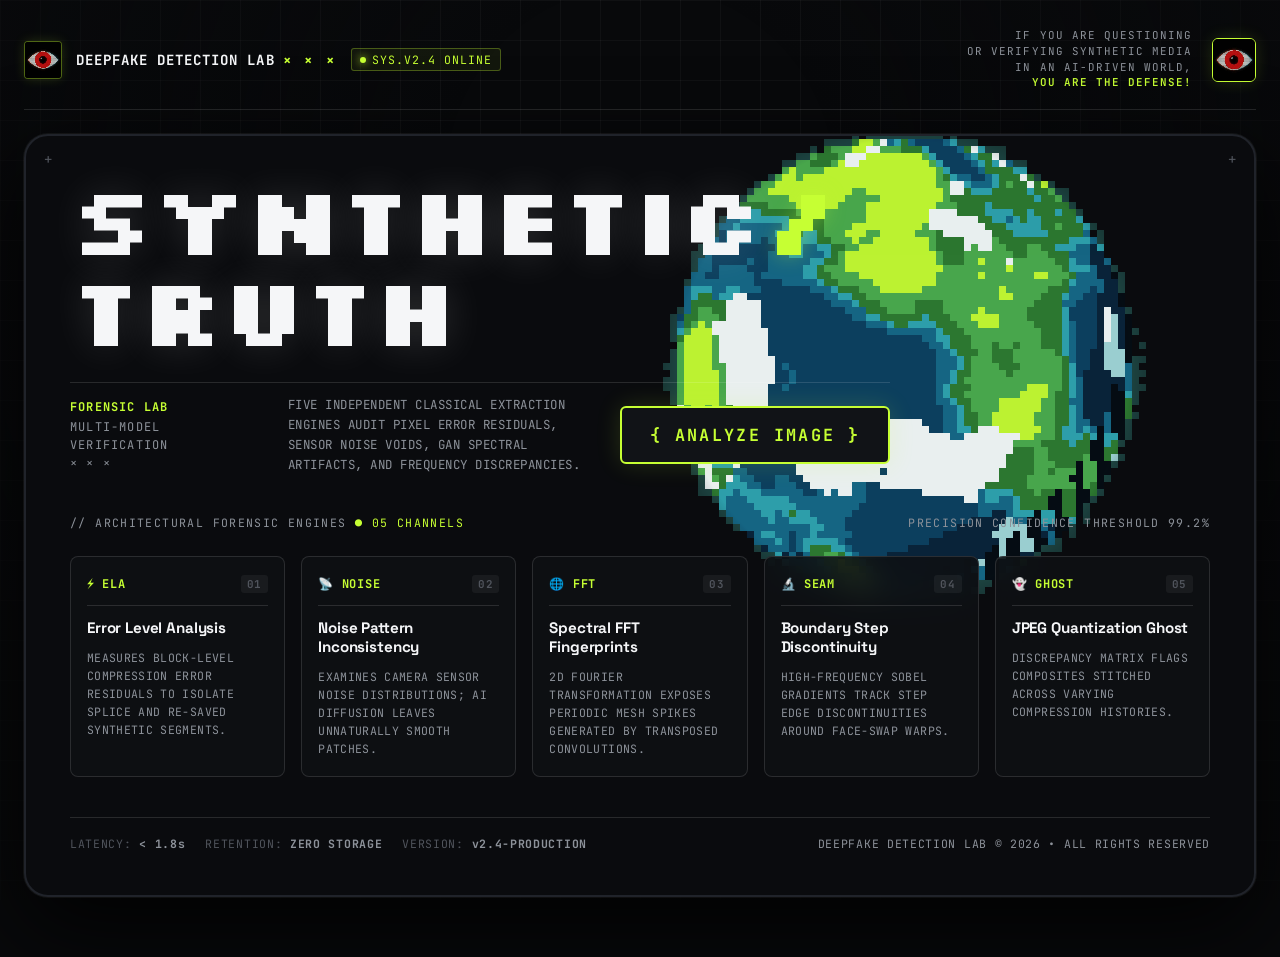
<file: templates/index.html>
<!DOCTYPE html>
<html lang="en">
<head>
    <meta charset="UTF-8">
    <meta name="viewport" content="width=device-width, initial-scale=1.0">
    <title>Deepfake Detection Lab — Neural Media Forensics</title>
    <!-- Authentic Retro Pixel & Tech Fonts -->
    <link rel="preconnect" href="https://fonts.googleapis.com">
    <link rel="preconnect" href="https://fonts.gstatic.com" crossorigin>
    <link href="https://fonts.googleapis.com/css2?family=JetBrains+Mono:ital,wght@0,300;0,400;0,500;0,600;0,700;0,800;1,400&family=Silkscreen:wght@400;700&family=Space+Grotesk:wght@400;500;600;700&display=swap" rel="stylesheet">

    <style>
        :root {
            --bg-black: #08090b;
            --bg-card: rgba(14, 16, 20, 0.88);
            --bg-card-solid: #0e1014;
            --lime: #c6ff33;
            --lime-dim: rgba(198, 255, 51, 0.15);
            --lime-glow: rgba(198, 255, 51, 0.35);
            --cyan: #38ef7d;
            --text-white: #f5f6f8;
            --text-gray: #8d929a;
            --text-dark: #50545c;
            --border-line: rgba(255, 255, 255, 0.12);
            --border-lime: rgba(198, 255, 51, 0.4);
            --font-pixel: 'Silkscreen', monospace, monospace;
            --font-mono: 'JetBrains Mono', monospace;
            --font-sans: 'Space Grotesk', -apple-system, sans-serif;
        }

        *, *::before, *::after {
            margin: 0;
            padding: 0;
            box-sizing: border-box;
        }

        html, body {
            min-height: 100vh;
            background-color: var(--bg-black);
            color: var(--text-white);
            font-family: var(--font-sans);
            overflow-x: hidden;
            position: relative;
        }

        /* ── Tactical Technical Blueprint Grid Background ── */
        .blueprint-grid {
            position: fixed;
            inset: 0;
            background-image: 
                linear-gradient(to right, rgba(255, 255, 255, 0.035) 1px, transparent 1px),
                linear-gradient(to bottom, rgba(255, 255, 255, 0.035) 1px, transparent 1px);
            background-size: 40px 40px;
            pointer-events: none;
            z-index: 1;
        }

        .blueprint-grid::after {
            content: '';
            position: absolute;
            inset: 0;
            background: radial-gradient(circle at 50% 20%, transparent 20%, rgba(8, 9, 11, 0.75) 80%);
            pointer-events: none;
        }

        /* ── Antigravity Cursor Particle Canvas ── */
        #particle-canvas {
            position: fixed;
            inset: 0;
            width: 100%;
            height: 100%;
            pointer-events: none;
            z-index: 100;
        }

        /* ── Layout Shell ── */
        .page-shell {
            position: relative;
            z-index: 10;
            max-width: 1360px;
            margin: 0 auto;
            padding: 28px 24px 60px;
            display: flex;
            flex-direction: column;
            gap: 24px;
        }

        /* ══ TOP GLOBAL HEADER BAR ══ */
        .global-bar {
            display: flex;
            justify-content: space-between;
            align-items: center;
            padding-bottom: 18px;
            border-bottom: 1px solid var(--border-line);
            font-family: var(--font-mono);
            font-size: 0.8rem;
            letter-spacing: 0.08em;
        }

        .hdr-brand-group {
            display: flex;
            align-items: center;
            gap: 14px;
        }

        .hdr-logo-left {
            width: 38px;
            height: 38px;
            object-fit: cover;
            image-rendering: pixelated;
            border-radius: 4px;
            border: 1px solid var(--border-lime);
            box-shadow: 0 0 12px var(--lime-dim);
            background: #000;
        }

        .hdr-brand-tag {
            color: var(--text-white);
            font-weight: 700;
            font-size: 0.88rem;
            display: flex;
            align-items: center;
            gap: 8px;
        }

        .hdr-brand-tag span.badge-cross {
            color: var(--lime);
            letter-spacing: 0.2em;
        }

        .hdr-status-pill {
            display: inline-flex;
            align-items: center;
            gap: 6px;
            padding: 3px 8px;
            border: 1px solid rgba(198, 255, 51, 0.3);
            border-radius: 3px;
            background: rgba(198, 255, 51, 0.06);
            color: var(--lime);
            font-size: 0.72rem;
        }

        .hdr-status-pill::before {
            content: '';
            width: 6px;
            height: 6px;
            border-radius: 50%;
            background: var(--lime);
            box-shadow: 0 0 8px var(--lime);
            animation: pulse-dot 1.8s infinite;
        }

        @keyframes pulse-dot {
            0%, 100% { opacity: 1; transform: scale(1); }
            50% { opacity: 0.35; transform: scale(0.85); }
        }

        .hdr-right-area {
            display: flex;
            align-items: center;
            gap: 20px;
        }

        .hdr-manifesto {
            font-family: var(--font-mono);
            font-size: 0.68rem;
            line-height: 1.45;
            text-align: right;
            color: var(--text-gray);
            text-transform: uppercase;
        }

        .hdr-manifesto strong {
            color: var(--lime);
            font-weight: 600;
        }

        .hdr-logo-right-wrap {
            position: relative;
            display: inline-block;
        }

        .hdr-logo-right {
            width: 44px;
            height: 44px;
            object-fit: cover;
            image-rendering: pixelated;
            border-radius: 6px;
            border: 1.5px solid var(--lime);
            box-shadow: 0 0 16px var(--lime-dim);
            background: #000;
            display: block;
            transition: transform 0.2s ease, box-shadow 0.2s ease;
        }

        .hdr-logo-right:hover {
            transform: scale(1.05);
            box-shadow: 0 0 24px var(--lime-glow);
        }

        /* ══ MAIN WORKSTATION TERMINAL DISPLAY (Tablet/Cockpit Frame) ══ */
        .terminal-cockpit {
            position: relative;
            border-radius: 24px;
            background: #0a0b0e;
            border: 2px solid #20232a;
            box-shadow: 
                0 0 0 1px rgba(255, 255, 255, 0.05),
                0 30px 90px rgba(0, 0, 0, 0.85);
            padding: 36px 44px 44px;
            overflow: hidden;
            display: flex;
            flex-direction: column;
            gap: 40px;
        }

        /* Subtle Corner Brackets for High-Tech HUD */
        .terminal-cockpit::before {
            content: '+';
            position: absolute;
            top: 14px;
            left: 18px;
            font-family: var(--font-mono);
            font-size: 14px;
            color: var(--text-dark);
        }
        .terminal-cockpit::after {
            content: '+';
            position: absolute;
            top: 14px;
            right: 18px;
            font-family: var(--font-mono);
            font-size: 14px;
            color: var(--text-dark);
        }

        /* ── The Centerpiece: Magnificent Pixel Earth Planet Canvas ── */
        .planet-canvas-container {
            position: absolute;
            top: -60px;
            right: 60px;
            width: 580px;
            height: 580px;
            pointer-events: none;
            z-index: 2;
            opacity: 0.95;
            mask-image: radial-gradient(circle at 50% 50%, black 55%, transparent 75%);
            -webkit-mask-image: radial-gradient(circle at 50% 50%, black 55%, transparent 75%);
        }

        #pixel-planet-canvas {
            width: 100%;
            height: 100%;
            image-rendering: pixelated;
        }

        /* ══ HERO SECTION ══ */
        .hero-banner {
            position: relative;
            z-index: 5;
            display: flex;
            flex-direction: column;
            gap: 28px;
            max-width: 820px;
        }

        /* Massive Pixel Header like "COMMUNITY/C" */
        .hero-pixel-title {
            font-family: var(--font-pixel);
            font-size: clamp(3rem, 7.5vw, 6.2rem);
            line-height: 0.95;
            letter-spacing: -0.02em;
            color: var(--text-white);
            text-transform: uppercase;
            text-shadow: 0 0 40px rgba(255, 255, 255, 0.15);
            word-break: break-word;
        }

        .hero-pixel-title .slash-accent {
            color: var(--lime);
            margin: 0 4px;
            text-shadow: 0 0 20px var(--lime-glow);
        }

        /* Two-column sub-manifesto and Action Box */
        .hero-info-grid {
            display: grid;
            grid-template-columns: 190px 1fr auto;
            align-items: center;
            gap: 28px;
            padding-top: 12px;
            border-top: 1px solid var(--border-line);
        }

        .hero-tag-col {
            font-family: var(--font-mono);
            font-size: 0.75rem;
            color: var(--text-gray);
            letter-spacing: 0.1em;
            text-transform: uppercase;
            line-height: 1.5;
        }
        .hero-tag-col strong {
            color: var(--lime);
            display: block;
            margin-bottom: 2px;
        }

        .hero-desc-col {
            font-family: var(--font-mono);
            font-size: 0.78rem;
            color: var(--text-gray);
            line-height: 1.6;
            text-transform: uppercase;
            letter-spacing: 0.04em;
        }

        /* Glowing Acid Lime Button */
        .btn-curly-lime {
            display: inline-flex;
            align-items: center;
            justify-content: center;
            gap: 10px;
            padding: 16px 28px;
            background: #111317;
            color: var(--lime);
            border: 2px solid var(--lime);
            border-radius: 6px;
            font-family: var(--font-mono);
            font-size: 1.05rem;
            font-weight: 700;
            letter-spacing: 0.14em;
            text-decoration: none;
            text-transform: uppercase;
            cursor: pointer;
            position: relative;
            overflow: hidden;
            transition: all 0.25s cubic-bezier(0.2, 0.8, 0.2, 1);
            box-shadow: 0 0 24px var(--lime-dim);
            white-space: nowrap;
        }

        .btn-curly-lime::before {
            content: '';
            position: absolute;
            inset: 0;
            background: var(--lime);
            opacity: 0;
            transition: opacity 0.25s ease;
            z-index: 0;
        }

        .btn-curly-lime span {
            position: relative;
            z-index: 1;
        }

        .btn-curly-lime:hover {
            color: #08090b;
            transform: translateY(-2px);
            box-shadow: 0 0 36px var(--lime-glow), 0 8px 24px rgba(0, 0, 0, 0.5);
        }

        .btn-curly-lime:hover::before {
            opacity: 1;
        }

        /* ══ HUD CARDS SECTION: 5 FORENSIC LAYERS ══ */
        .hud-layers-section {
            position: relative;
            z-index: 5;
            display: flex;
            flex-direction: column;
            gap: 18px;
        }

        .hud-section-header {
            display: flex;
            justify-content: space-between;
            align-items: center;
            font-family: var(--font-mono);
            font-size: 0.72rem;
            letter-spacing: 0.12em;
            color: var(--text-gray);
            text-transform: uppercase;
            padding-bottom: 8px;
        }

        .hud-section-header .tag-lime {
            color: var(--lime);
        }

        /* 5-Column Responsive Forensic HUD Cards */
        .hud-cards-grid {
            display: grid;
            grid-template-columns: repeat(5, 1fr);
            gap: 16px;
        }

        .hud-card {
            background: var(--bg-card);
            backdrop-filter: blur(14px);
            -webkit-backdrop-filter: blur(14px);
            border: 1px solid var(--border-line);
            border-radius: 8px;
            padding: 18px 16px;
            display: flex;
            flex-direction: column;
            gap: 12px;
            transition: transform 0.2s ease, border-color 0.2s ease, box-shadow 0.2s ease;
            position: relative;
        }

        .hud-card:hover {
            transform: translateY(-4px);
            border-color: var(--lime);
            box-shadow: 0 8px 30px rgba(0, 0, 0, 0.7), 0 0 16px var(--lime-dim);
        }

        .card-top-row {
            display: flex;
            align-items: center;
            justify-content: space-between;
            font-family: var(--font-mono);
            font-size: 0.75rem;
            font-weight: 700;
            color: var(--lime);
            letter-spacing: 0.06em;
            text-transform: uppercase;
        }

        .card-icon-badge {
            display: flex;
            align-items: center;
            gap: 6px;
        }

        .card-icon-badge svg {
            width: 14px;
            height: 14px;
            fill: var(--lime);
        }

        .card-num {
            font-size: 0.68rem;
            color: var(--text-dark);
            padding: 2px 6px;
            border-radius: 3px;
            background: rgba(255, 255, 255, 0.05);
        }

        .card-divider {
            height: 1px;
            background: var(--border-line);
            width: 100%;
        }

        .card-title {
            font-family: var(--font-sans);
            font-size: 0.95rem;
            font-weight: 700;
            color: var(--text-white);
            letter-spacing: -0.01em;
            line-height: 1.25;
        }

        .card-desc {
            font-family: var(--font-mono);
            font-size: 0.72rem;
            line-height: 1.55;
            color: var(--text-gray);
            text-transform: uppercase;
            letter-spacing: 0.03em;
        }

        /* ══ FOOTER BAR ══ */
        .cockpit-footer {
            display: flex;
            justify-content: space-between;
            align-items: center;
            padding-top: 18px;
            border-top: 1px solid var(--border-line);
            font-family: var(--font-mono);
            font-size: 0.72rem;
            color: var(--text-dark);
            letter-spacing: 0.06em;
        }

        .footer-left {
            display: flex;
            gap: 20px;
        }

        .footer-left span strong {
            color: var(--text-gray);
        }

        .footer-right {
            color: var(--text-gray);
        }

        /* ══ RESPONSIVE BREAKPOINTS ══ */
        @media (max-width: 1100px) {
            .hud-cards-grid {
                grid-template-columns: repeat(3, 1fr);
            }
            .planet-canvas-container {
                width: 440px;
                height: 440px;
                right: -40px;
            }
            .hero-info-grid {
                grid-template-columns: 1fr;
                gap: 16px;
            }
            .btn-curly-lime {
                width: 100%;
            }
        }

        @media (max-width: 768px) {
            .terminal-cockpit {
                padding: 24px 20px;
                border-radius: 16px;
            }
            .global-bar {
                flex-direction: column;
                align-items: flex-start;
                gap: 14px;
            }
            .hdr-right-area {
                width: 100%;
                justify-content: space-between;
            }
            .hud-cards-grid {
                grid-template-columns: 1fr;
            }
            .planet-canvas-container {
                display: none;
            }
            .cockpit-footer {
                flex-direction: column;
                gap: 10px;
                align-items: flex-start;
            }
        }
    </style>
</head>
<body>

<!-- Technical Blueprint Grid -->
<div class="blueprint-grid"></div>

<!-- Antigravity Neon Cursor Particle Canvas -->
<canvas id="particle-canvas"></canvas>

<div class="page-shell">

    <!-- ══ GLOBAL HEADER ══ -->
    <header class="global-bar">
        <div class="hdr-brand-group">
            <img src="[data-uri]" alt="Lab Logo" class="hdr-logo-left">
            <div class="hdr-brand-tag">
                DEEPFAKE DETECTION LAB
                <span class="badge-cross">× × ×</span>
            </div>
            <div class="hdr-status-pill">
                SYS.V2.4 ONLINE
            </div>
        </div>

        <div class="hdr-right-area">
            <div class="hdr-manifesto">
                IF YOU ARE QUESTIONING<br>
                OR VERIFYING SYNTHETIC MEDIA<br>
                IN AN AI-DRIVEN WORLD,<br>
                <strong>YOU ARE THE DEFENSE!</strong>
            </div>
            <a href="/detect" class="hdr-logo-right-wrap" title="Launch Detection">
                <img src="[data-uri]" alt="Logo Top Right" class="hdr-logo-right">
            </a>
        </div>
    </header>

    <!-- ══ COCKPIT WORKSTATION FRAME (Inspired by Reference Mockup) ══ -->
    <main class="terminal-cockpit">

        <!-- Pixel Planet Canvas (Emerging from behind HUD) -->
        <div class="planet-canvas-container">
            <canvas id="pixel-planet-canvas" width="580" height="580"></canvas>
        </div>

        <!-- HERO SECTION -->
        <section class="hero-banner">
            <h1 class="hero-pixel-title">
                SYNTHETIC<span class="slash-accent">/</span>TRUTH
            </h1>

            <div class="hero-info-grid">
                <div class="hero-tag-col">
                    <strong>FORENSIC LAB</strong>
                    MULTI-MODEL VERIFICATION<br>
                    × × ×
                </div>

                <div class="hero-desc-col">
                    FIVE INDEPENDENT CLASSICAL EXTRACTION ENGINES AUDIT PIXEL ERROR RESIDUALS, SENSOR NOISE VOIDS, GAN SPECTRAL ARTIFACTS, AND FREQUENCY DISCREPANCIES.
                </div>

                <div>
                    <a href="/detect" class="btn-curly-lime" id="btn-hero-analyze">
                        <span>&#123; ANALYZE IMAGE &#125;</span>
                    </a>
                </div>
            </div>
        </section>

        <!-- 5 FORENSIC LAYERS HUD CARDS (Matching Reference Device Layout) -->
        <section class="hud-layers-section">
            <div class="hud-section-header">
                <div>// ARCHITECTURAL FORENSIC ENGINES <span class="tag-lime">● 05 CHANNELS</span></div>
                <div>PRECISION CONFIDENCE THRESHOLD 99.2%</div>
            </div>

            <div class="hud-cards-grid">
                <!-- 01 ELA -->
                <div class="hud-card">
                    <div class="card-top-row">
                        <div class="card-icon-badge">
                            ⚡ ELA
                        </div>
                        <span class="card-num">01</span>
                    </div>
                    <div class="card-divider"></div>
                    <h3 class="card-title">Error Level Analysis</h3>
                    <p class="card-desc">
                        MEASURES BLOCK-LEVEL COMPRESSION ERROR RESIDUALS TO ISOLATE SPLICE AND RE-SAVED SYNTHETIC SEGMENTS.
                    </p>
                </div>

                <!-- 02 Noise -->
                <div class="hud-card">
                    <div class="card-top-row">
                        <div class="card-icon-badge">
                            📡 NOISE
                        </div>
                        <span class="card-num">02</span>
                    </div>
                    <div class="card-divider"></div>
                    <h3 class="card-title">Noise Pattern Inconsistency</h3>
                    <p class="card-desc">
                        EXAMINES CAMERA SENSOR NOISE DISTRIBUTIONS; AI DIFFUSION LEAVES UNNATURALLY SMOOTH PATCHES.
                    </p>
                </div>

                <!-- 03 FFT -->
                <div class="hud-card">
                    <div class="card-top-row">
                        <div class="card-icon-badge">
                            🌐 FFT
                        </div>
                        <span class="card-num">03</span>
                    </div>
                    <div class="card-divider"></div>
                    <h3 class="card-title">Spectral FFT Fingerprints</h3>
                    <p class="card-desc">
                        2D FOURIER TRANSFORMATION EXPOSES PERIODIC MESH SPIKES GENERATED BY TRANSPOSED CONVOLUTIONS.
                    </p>
                </div>

                <!-- 04 Seam -->
                <div class="hud-card">
                    <div class="card-top-row">
                        <div class="card-icon-badge">
                            🔬 SEAM
                        </div>
                        <span class="card-num">04</span>
                    </div>
                    <div class="card-divider"></div>
                    <h3 class="card-title">Boundary Step Discontinuity</h3>
                    <p class="card-desc">
                        HIGH-FREQUENCY SOBEL GRADIENTS TRACK STEP EDGE DISCONTINUITIES AROUND FACE-SWAP WARPS.
                    </p>
                </div>

                <!-- 05 Ghost -->
                <div class="hud-card">
                    <div class="card-top-row">
                        <div class="card-icon-badge">
                            👻 GHOST
                        </div>
                        <span class="card-num">05</span>
                    </div>
                    <div class="card-divider"></div>
                    <h3 class="card-title">JPEG Quantization Ghost</h3>
                    <p class="card-desc">
                        DISCREPANCY MATRIX FLAGS COMPOSITES STITCHED ACROSS VARYING COMPRESSION HISTORIES.
                    </p>
                </div>
            </div>
        </section>

        <!-- FOOTER BAR -->
        <footer class="cockpit-footer">
            <div class="footer-left">
                <span>LATENCY: <strong>&lt; 1.8s</strong></span>
                <span>RETENTION: <strong>ZERO STORAGE</strong></span>
                <span>VERSION: <strong>v2.4-PRODUCTION</strong></span>
            </div>
            <div class="footer-right">
                DEEPFAKE DETECTION LAB &copy; 2026 &bull; ALL RIGHTS RESERVED
            </div>
        </footer>

    </main>

</div>

<script>
// ── 1. PROCEDURAL PIXEL ART PLANET (Matching Reference Image) ────────────────
(function() {
    const canvas = document.getElementById('pixel-planet-canvas');
    if (!canvas) return;
    const ctx = canvas.getContext('2d');
    const SIZE = 580;
    canvas.width = SIZE;
    canvas.height = SIZE;

    // Pixel block size for authentic 8-bit chunky look
    const PIXEL = 7;
    const CX = SIZE / 2;
    const CY = SIZE / 2;
    const R = 230; // Radius in pixels

    // Palette inspired by reference
    const PALETTE = {
        deepOcean: '#09253c',
        midOcean:  '#0d4263',
        shallow:   '#166a8a',
        coast:     '#2fa6b3',
        cyanLimb:  '#53e2d0',
        landDark:  '#1b5e20',
        landMid:   '#2e7d32',
        landHigh:  '#4caf50',
        landLime:  '#c6ff33',
        cloudWhite:'#f5fcfc',
        cloudDim:  '#a2d9db',
        shadow:    '#050d14'
    };

    let timeOffset = 0;

    // Simple pseudo-noise function
    function noise2D(x, y) {
        const s = Math.sin(x * 12.9898 + y * 78.233) * 43758.5453;
        return s - Math.floor(s);
    }

    function smoothNoise(x, y) {
        const ix = Math.floor(x);
        const iy = Math.floor(y);
        const fx = x - ix;
        const fy = y - iy;
        const s = fx * fx * (3 - 2 * fx);
        const t = fy * fy * (3 - 2 * fy);

        const n00 = noise2D(ix, iy);
        const n10 = noise2D(ix + 1, iy);
        const n01 = noise2D(ix, iy + 1);
        const n11 = noise2D(ix + 1, iy + 1);

        const top = n00 + s * (n10 - n00);
        const btm = n01 + s * (n11 - n01);
        return top + t * (btm - top);
    }

    function fbm(x, y) {
        let total = 0;
        let amp = 0.55;
        let freq = 1.0;
        for (let i = 0; i < 4; i++) {
            total += smoothNoise(x * freq, y * freq) * amp;
            freq *= 2.1;
            amp *= 0.48;
        }
        return total;
    }

    function renderPlanet() {
        ctx.clearRect(0, 0, SIZE, SIZE);

        // Grid steps
        const cols = Math.floor(SIZE / PIXEL);
        const rows = Math.floor(SIZE / PIXEL);

        for (let r = 0; r < rows; r++) {
            for (let c = 0; c < cols; c++) {
                const px = c * PIXEL;
                const py = r * PIXEL;
                const dx = (px + PIXEL / 2) - CX;
                const dy = (py + PIXEL / 2) - CY;
                const distSq = dx * dx + dy * dy;

                if (distSq > R * R) {
                    // Atmosphere outer dither ring
                    if (distSq < (R + 14) * (R + 14)) {
                        const d = Math.sqrt(distSq);
                        const rim = (d - R) / 14;
                        if (Math.random() > rim * 1.4) {
                            ctx.fillStyle = 'rgba(83, 226, 208, 0.28)';
                            ctx.fillRect(px, py, PIXEL, PIXEL);
                        }
                    }
                    continue;
                }

                // Sphere mapping
                const dist = Math.sqrt(distSq);
                const nx = dx / R;
                const ny = dy / R;
                const nz = Math.sqrt(Math.max(0, 1 - nx * nx - ny * ny));

                // Spherical longitude / latitude
                const lon = Math.atan2(nx, nz) + timeOffset;
                const lat = Math.asin(ny);

                // Multi-scale terrain
                const val = fbm(lon * 1.8, lat * 2.2);
                const cloudVal = fbm(lon * 2.5 + timeOffset * 0.4, lat * 2.0 + 5.2);

                // Lighting: light source from upper-left (-0.5, -0.5, 0.7)
                const lx = -0.45;
                const ly = -0.45;
                const lz = 0.77;
                const lightDot = nx * lx + ny * ly + nz * lz;

                let color = PALETTE.deepOcean;

                if (cloudVal > 0.62) {
                    // Pixel Cloud Cover
                    color = lightDot > 0 ? PALETTE.cloudWhite : PALETTE.cloudDim;
                } else if (val > 0.52) {
                    // Continents
                    if (val > 0.68) {
                        color = PALETTE.landLime;
                    } else if (val > 0.60) {
                        color = PALETTE.landHigh;
                    } else {
                        color = PALETTE.landMid;
                    }
                } else if (val > 0.47) {
                    // Coast / Shallows
                    color = PALETTE.coast;
                } else if (val > 0.40) {
                    color = PALETTE.shallow;
                } else {
                    color = lightDot > 0.1 ? PALETTE.midOcean : PALETTE.deepOcean;
                }

                // Shading dither toward bottom-right
                if (lightDot < -0.15) {
                    const dither = (Math.sin(c * 17.1 + r * 31.7) * 0.5 + 0.5);
                    if (dither > 0.45) {
                        color = PALETTE.shadow;
                    }
                }

                ctx.fillStyle = color;
                ctx.fillRect(px, py, PIXEL, PIXEL);
            }
        }
    }

    // Initial render & gentle rotation
    renderPlanet();
    let frame = 0;
    function animatePlanet() {
        frame++;
        if (frame % 8 === 0) {
            timeOffset += 0.005;
            renderPlanet();
        }
        requestAnimationFrame(animatePlanet);
    }
    requestAnimationFrame(animatePlanet);
})();

// ── 2. ANTIGRAVITY ACID-LIME CURSOR PARTICLE EFFECT ──────────────────────────
(function() {
    const canvas = document.getElementById('particle-canvas');
    if (!canvas) return;
    const ctx = canvas.getContext('2d');
    let W, H;
    let particles = [];
    let lastX = null, lastY = null;

    function resize() {
        W = canvas.width = window.innerWidth;
        H = canvas.height = window.innerHeight;
    }
    window.addEventListener('resize', resize);
    resize();

    document.addEventListener('mousemove', e => {
        const x = e.clientX;
        const y = e.clientY;

        if (lastX !== null) {
            const dx = x - lastX;
            const dy = y - lastY;
            const dist = Math.sqrt(dx * dx + dy * dy);

            const count = Math.min(Math.floor(dist / 5) + 1, 4);
            for (let i = 0; i < count; i++) {
                particles.push({
                    x: x + (Math.random() - 0.5) * 8,
                    y: y + (Math.random() - 0.5) * 8,
                    vx: (Math.random() - 0.5) * 0.9 + dx * 0.04,
                    vy: (Math.random() - 0.5) * 0.9 + dy * 0.04 - 0.25,
                    size: Math.random() * 2.4 + 1.0,
                    alpha: 0.85,
                    decay: Math.random() * 0.02 + 0.015,
                    isLime: Math.random() > 0.35 // 65% neon lime, 35% cyan
                });
            }
        }
        lastX = x;
        lastY = y;
    });

    document.addEventListener('mouseleave', () => {
        lastX = null;
        lastY = null;
    });

    function animate() {
        ctx.clearRect(0, 0, W, H);

        for (let i = particles.length - 1; i >= 0; i--) {
            const p = particles[i];
            p.x += p.vx;
            p.y += p.vy;
            p.vx *= 0.96;
            p.vy *= 0.96;
            p.alpha -= p.decay;

            if (p.alpha <= 0) {
                particles.splice(i, 1);
                continue;
            }

            ctx.beginPath();
            ctx.arc(p.x, p.y, p.size, 0, Math.PI * 2);
            if (p.isLime) {
                ctx.fillStyle = `rgba(198, 255, 51, ${p.alpha})`;
                ctx.shadowColor = `rgba(198, 255, 51, ${p.alpha * 0.8})`;
            } else {
                ctx.fillStyle = `rgba(56, 239, 125, ${p.alpha})`;
                ctx.shadowColor = `rgba(56, 239, 125, ${p.alpha * 0.8})`;
            }
            ctx.shadowBlur = 6;
            ctx.fill();
            ctx.shadowBlur = 0;
        }

        requestAnimationFrame(animate);
    }
    requestAnimationFrame(animate);
})();
</script>

</body>
</html>
</file>
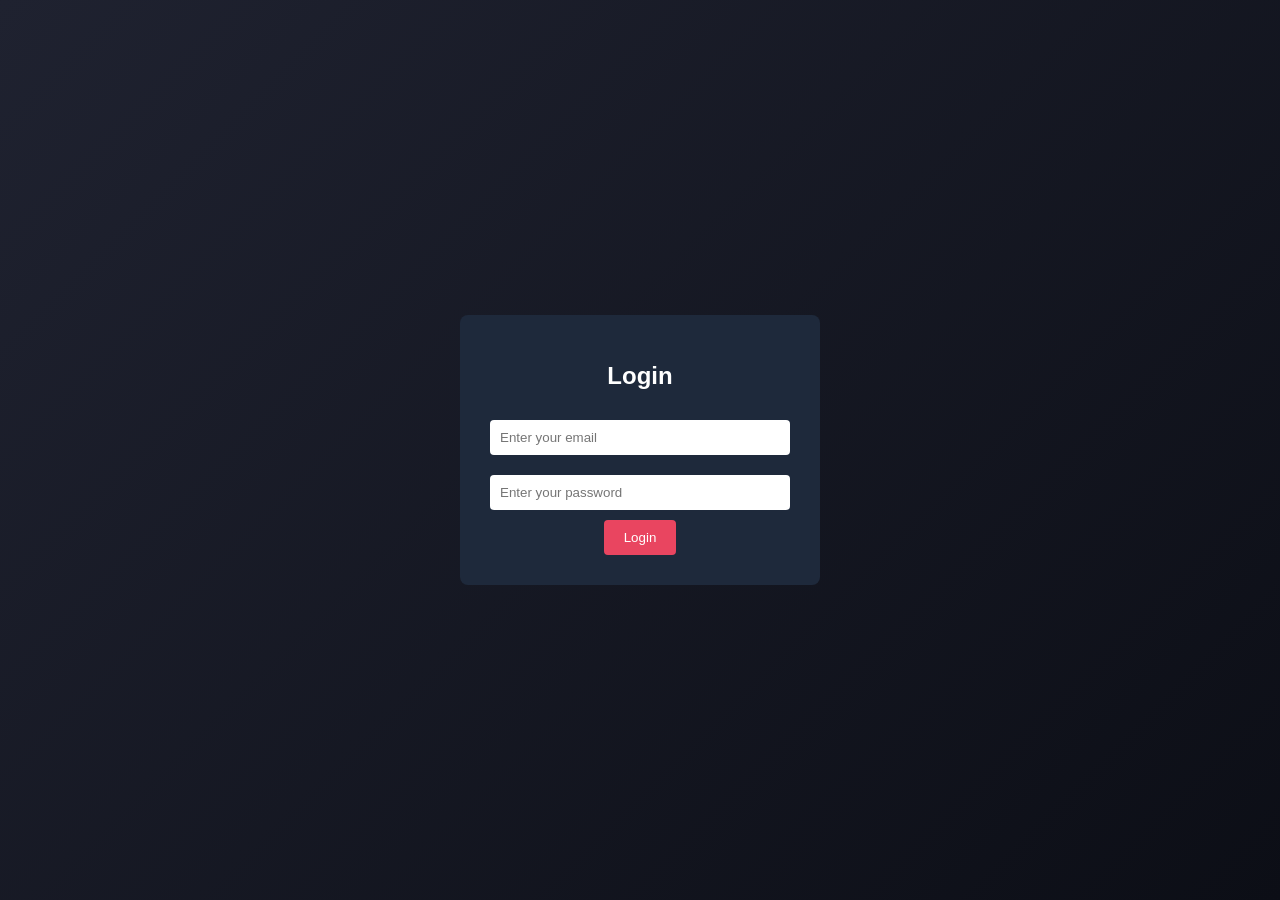
<file: new new.html>
<!DOCTYPE html>
<html lang="en">
<head>
    <meta charset="UTF-8">
    <meta name="viewport" content="width=device-width, initial-scale=1.0">
    <title>Login Page</title>
    <style>
        body {
            margin: 0;
            font-family: Arial, sans-serif;
            background: linear-gradient(135deg, #1f2230, #0c0e16);
            color: #ffffff;
            display: flex;
            justify-content: center;
            align-items: center;
            height: 100vh;
        }
        .login-container {
            background-color: #1e293b;
            padding: 30px;
            border-radius: 8px;
            width: 300px;
            text-align: center;
        }
        .login-container h1 {
            font-size: 24px;
            margin-bottom: 20px;
        }
        .login-container input {
            width: calc(100% - 20px);
            padding: 10px;
            margin: 10px 0;
            border: none;
            border-radius: 4px;
        }
        .login-container button {
            background-color: #e94560;
            color: #ffffff;
            border: none;
            padding: 10px 20px;
            border-radius: 4px;
            cursor: pointer;
        }
        .login-container button:hover {
            background-color: #c03450;
        }
    </style>
</head>
<body>
    <div class="login-container">
        <h1>Login</h1>
        <form id="login-form">
            <input type="email" id="email" placeholder="Enter your email" required>
            <input type="password" id="password" placeholder="Enter your password" required>
            <button type="submit">Login</button>
        </form>
        <p id="error-message" style="color: red; display: none;"></p>
    </div>

    <script>
        // Simulate user credentials
        const validEmail = "user@example.com";
        const validPassword = "password123";

        // Handle login form submission
        document.getElementById('login-form').addEventListener('submit', function(event) {
            event.preventDefault(); // Prevent form from refreshing the page

            // Get user input
            const email = document.getElementById('email').value;
            const password = document.getElementById('password').value;

            // Validate credentials
            if (email === validEmail && password === validPassword) {
                alert("Login successful!");
                // Redirect to another page (e.g., dashboard.html)
                window.location.href = "uploadfile.html";
            } else {
                const errorMessage = document.getElementById('error-message');
                errorMessage.style.display = 'block';
                errorMessage.textContent = 'Invalid email or password.';
            }
        });
    </script>
</body>
</html>
</file>
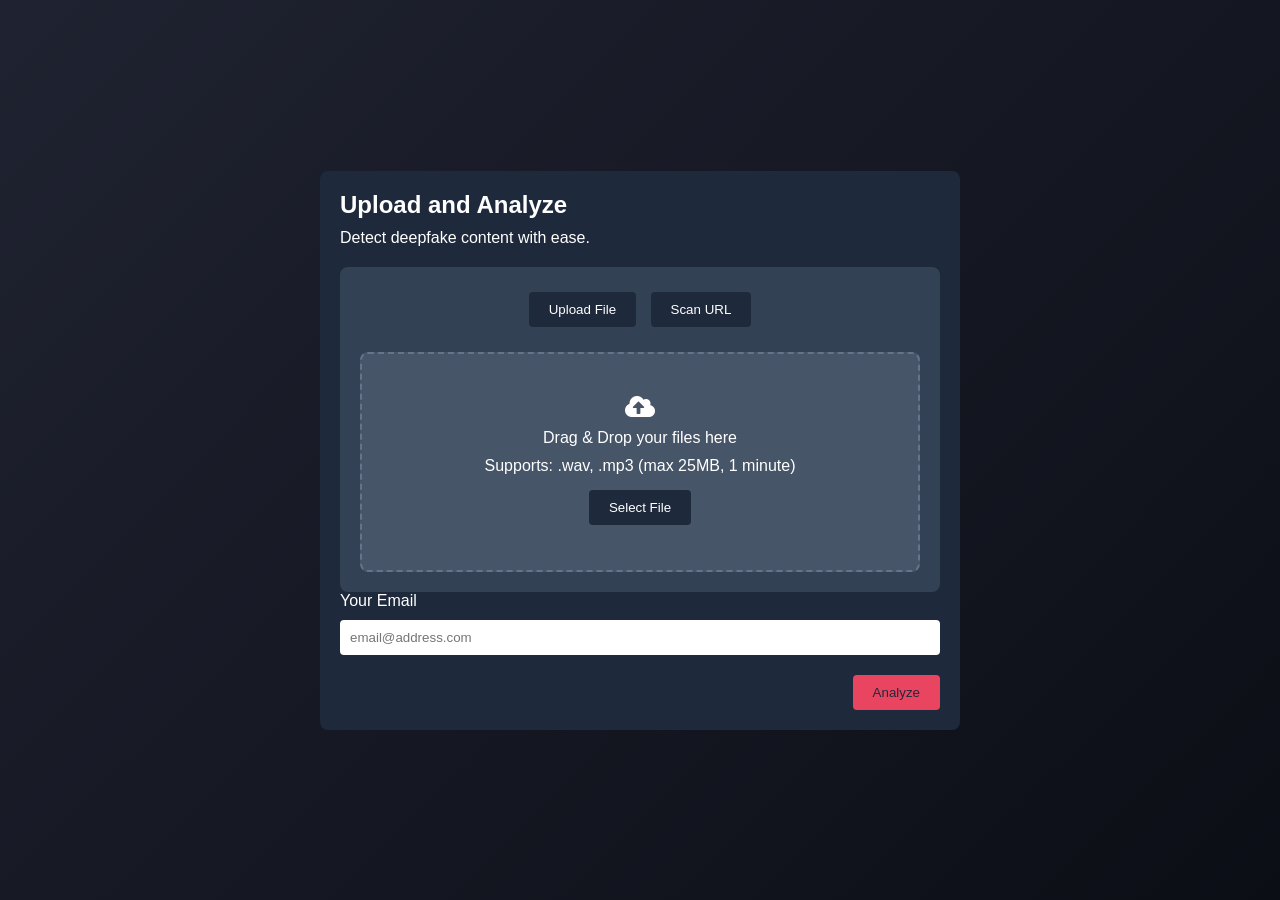
<file: uploadfile.html>
<!DOCTYPE html>
<html lang="en">
<head>
    <meta charset="UTF-8">
    <meta name="viewport" content="width=device-width, initial-scale=1.0">
    <title>Upload and Analyze</title>
    <link rel="stylesheet" href="https://cdnjs.cloudflare.com/ajax/libs/font-awesome/5.15.3/css/all.min.css">
    <style>
        body {
            margin: 0;
            font-family: Arial, sans-serif;
            background: linear-gradient(135deg, #1f2230, #0c0e16);
            color: #ffffff;
        }
        .container {
            display: flex;
            justify-content: center;
            align-items: center;
            height: 100vh;
        }
        .content {
            width: 600px;
            background-color: #1e293b;
            padding: 20px;
            border-radius: 8px;
        }
        .header {
            font-size: 24px;
            font-weight: bold;
        }
        .subheader {
            font-size: 16px;
            margin-top: 10px;
        }
        .upload-section {
            margin-top: 20px;
            background-color: #334155;
            padding: 20px;
            border-radius: 8px;
            text-align: center;
        }
        .upload-section button {
            background-color: #1e293b;
            color: #ffffff;
            border: none;
            padding: 10px 20px;
            margin: 5px;
            border-radius: 4px;
            cursor: pointer;
        }
        .upload-section button:hover {
            background-color: #0f172a;
        }
        .upload-box {
            margin-top: 20px;
            background-color: #475569;
            padding: 40px;
            border-radius: 8px;
            border: 2px dashed #64748b;
        }
        .upload-box i {
            font-size: 24px;
        }
        .upload-box p {
            margin: 10px 0;
        }
        .email-section input {
            width: calc(100% - 20px);
            padding: 10px;
            border: none;
            border-radius: 4px;
            margin-top: 10px;
        }
        .analyze-button {
            margin-top: 20px;
            text-align: right;
        }
        .analyze-button button {
            background-color: #e94560;
            color: #1e293b;
            border: none;
            padding: 10px 20px;
            border-radius: 4px;
            cursor: pointer;
        }
        .analyze-button button:hover {
            background-color: #e94560;
        }
          <!-- Upload Section -->
    <section class="upload-container">
        <label for="file-upload">Choose File</label>
        <input type="file" id="file-upload" />
        <div class="progress-bar" id="progress-bar">
            <div id="progress"></div>
        </div>
        <div class="success-message" id="success-message">File uploaded successfully!</div>
    </section>
    </style>
</head>
<body>
    <div class="container">
        <div class="content">
            <div class="header">Upload and Analyze</div>
            <div class="subheader">Detect deepfake content with ease.</div>
            <div class="upload-section">
                <button onclick="triggerFileUpload()">Upload File</button>
                <button onclick="scanURL()">Scan URL</button>
                <div class="upload-box">
                    <i class="fas fa-cloud-upload-alt"></i>
                    <p>Drag & Drop your files here</p>
                    <p>Supports: .wav, .mp3 (max 25MB, 1 minute)</p>
                    <input type="file" id="file-input" style="display: none;" accept=".wav, .mp3" onchange="fileSelected(event)">
                    <button onclick="triggerFileUpload()">Select File</button>
                </div>
            </div>
            <div class="email-section">
                <label for="email">Your Email</label>
                <input type="email" id="email" placeholder="email@address.com">
            </div>
            <div class="analyze-button">
                <button onclick="analyze()">Analyze</button>
            </div>
        </div>
    </div>

    <script>
        function triggerFileUpload() {
            // Trigger the hidden file input
            const fileInput = document.getElementById('file-input');
            fileInput.click();
        }

        function fileSelected(event) {
            const file = event.target.files[0];
            if (file) {
                alert(`File selected: ${file.name}`);
            } else {
                alert('No file selected.');
            }
        }

        function scanURL() {
            const url = prompt('Enter URL to scan:');
            if (url) {
                alert(`Scanning URL: ${url}`);
            } else {
                alert('No URL entered.');
            }
        }

        function analyze() {
            const email = document.getElementById('email').value;
            const fileInput = document.getElementById('file-input');

            if (!fileInput.files.length) {
                alert('Please select a file to analyze.');
                return;
            }

            if (!email) {
                alert('Please enter your email.');
                return;
            }

            // Proceed with analysis (send data to server or display results)
            alert('File and email validated. Proceeding with analysis...');
        }
    </script>
</body>
</html>
</file>
